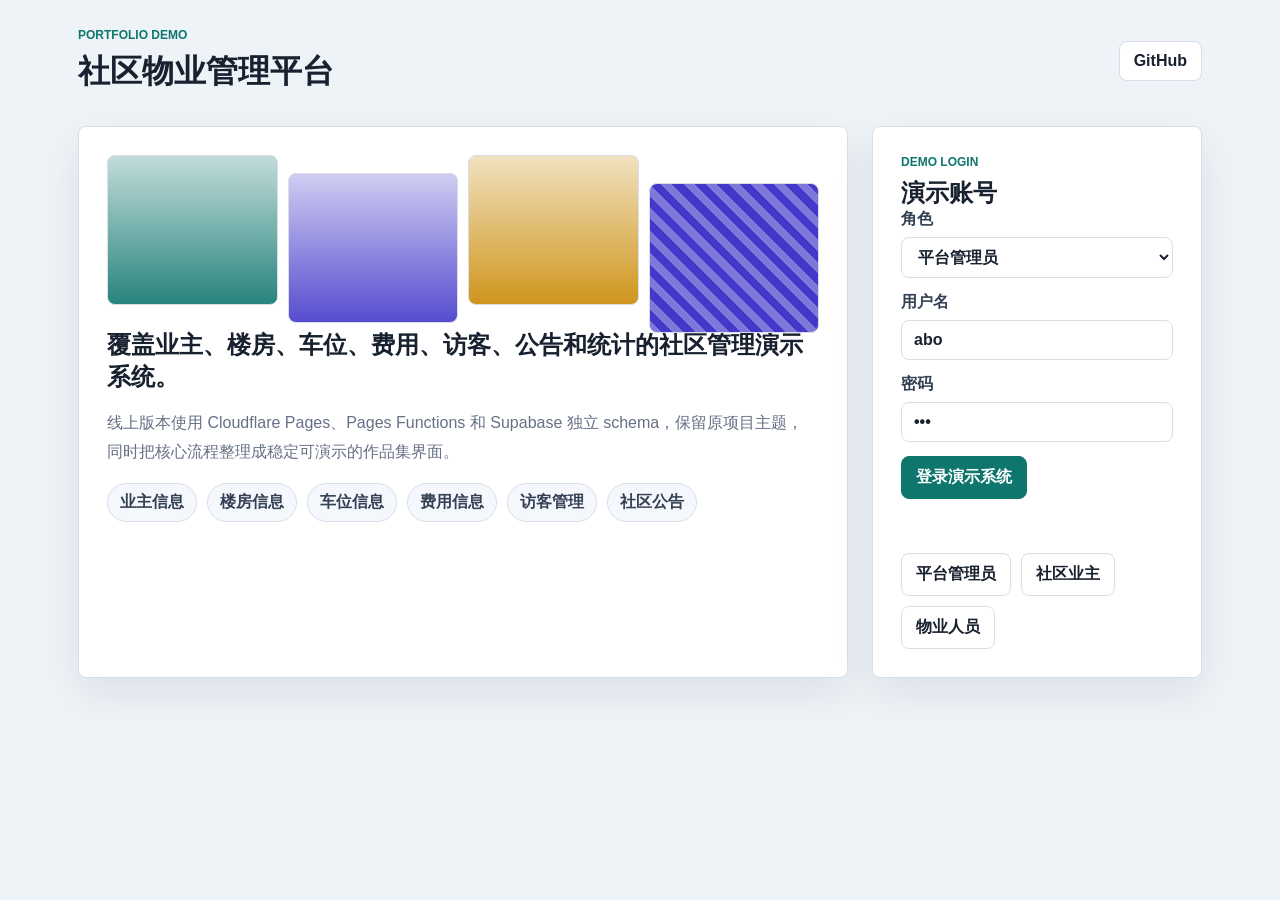
<file: site/index.html>
<!doctype html>
<html lang="zh-CN">
<head>
  <meta charset="utf-8" />
  <meta name="viewport" content="width=device-width, initial-scale=1" />
  <title>社区物业管理平台</title>
  <link rel="stylesheet" href="./styles.css" />
</head>
<body>
  <div id="publicView" class="shell">
    <header class="topbar">
      <div>
        <p class="eyebrow">Portfolio Demo</p>
        <h1>社区物业管理平台</h1>
      </div>
      <a class="ghost-link" href="https://github.com/Nemo-netone/ot-shequguanli" target="_blank" rel="noreferrer">GitHub</a>
    </header>

    <main class="landing">
      <section class="intro-panel">
        <div class="visual-board" aria-hidden="true">
          <span></span><span></span><span></span><span></span>
        </div>
        <h2>覆盖业主、楼房、车位、费用、访客、公告和统计的社区管理演示系统。</h2>
        <p>线上版本使用 Cloudflare Pages、Pages Functions 和 Supabase 独立 schema，保留原项目主题，同时把核心流程整理成稳定可演示的作品集界面。</p>
        <div class="module-pills" id="modulePills"></div>
      </section>

      <section class="login-panel" id="login">
        <div class="panel-heading">
          <p class="eyebrow">Demo Login</p>
          <h2>演示账号</h2>
        </div>
        <form id="loginForm">
          <label>角色
            <select id="role"></select>
          </label>
          <label>用户名
            <input id="username" autocomplete="username" required />
          </label>
          <label>密码
            <input id="password" type="password" autocomplete="current-password" required />
          </label>
          <button class="primary-button" type="submit">登录演示系统</button>
          <p class="form-message" id="loginMessage"></p>
        </form>
        <div class="quick-logins" id="quickLogins"></div>
      </section>
    </main>
  </div>

  <div id="appView" class="app" hidden>
    <aside class="sidebar">
      <div class="brand-block">
        <p class="eyebrow">Workspace</p>
        <h2>社区物业管理平台</h2>
        <span id="roleText"></span>
      </div>
      <nav id="moduleNav"></nav>
      <button id="logoutButton" class="secondary-button" type="button">退出登录</button>
    </aside>

    <main class="workspace">
      <header class="workspace-header">
        <div>
          <p class="eyebrow">Main Branch Demo</p>
          <h1 id="pageTitle">工作台</h1>
        </div>
        <div class="toolbar">
          <input id="searchInput" placeholder="搜索当前模块" />
          <button id="refreshButton" type="button">刷新</button>
          <button id="addButton" class="primary-button" type="button">新增</button>
        </div>
      </header>

      <section id="dashboard" class="dashboard"></section>
      <section id="modulePanel" class="module-panel" hidden>
        <div class="module-heading">
          <div>
            <h2 id="moduleTitle"></h2>
            <p id="moduleSummary"></p>
          </div>
          <span id="recordCount"></span>
        </div>
        <div class="table-wrap">
          <table>
            <thead id="tableHead"></thead>
            <tbody id="tableBody"></tbody>
          </table>
        </div>
      </section>
    </main>
  </div>

  <dialog id="editDialog">
    <form id="editForm" method="dialog">
      <div class="dialog-head">
        <h2 id="dialogTitle">编辑</h2>
        <button id="closeDialogButton" type="button" aria-label="关闭">×</button>
      </div>
      <div class="form-grid" id="formFields"></div>
      <div class="dialog-actions">
        <button id="cancelEditButton" type="button">取消</button>
        <button class="primary-button" type="submit">保存</button>
      </div>
    </form>
  </dialog>

  <script src="./config.js"></script>
  <script src="./app.js"></script>
</body>
</html>
</file>
<file: site/styles.css>
* {
  box-sizing: border-box;
}

:root {
  --primary: #0f766e;
  --secondary: #4338ca;
  --accent: #ca8a04;
  --ink: #18212f;
  --muted: #667085;
  --line: #d8dee8;
  --surface: #ffffff;
  --soft: #f4f7fb;
  font-family: Inter, "Microsoft YaHei", "PingFang SC", Arial, sans-serif;
}

body {
  margin: 0;
  min-height: 100vh;
  color: var(--ink);
  background: #eef3f8;
}

[hidden] {
  display: none !important;
}

button,
input,
select,
textarea {
  font: inherit;
}

button {
  cursor: pointer;
}

.shell {
  max-width: 1180px;
  margin: 0 auto;
  padding: 28px;
}

.topbar,
.workspace-header,
.module-heading,
.dialog-head {
  display: flex;
  align-items: center;
  justify-content: space-between;
  gap: 16px;
}

.topbar h1,
.workspace-header h1,
.brand-block h2,
.panel-heading h2,
.intro-panel h2 {
  margin: 0;
  letter-spacing: 0;
}

.eyebrow {
  margin: 0 0 8px;
  color: var(--primary);
  font-size: 12px;
  font-weight: 800;
  text-transform: uppercase;
}

.ghost-link,
button,
.primary-button,
.secondary-button {
  border: 1px solid var(--line);
  border-radius: 8px;
  padding: 10px 14px;
  background: #fff;
  color: var(--ink);
  text-decoration: none;
  font-weight: 700;
}

.primary-button {
  border-color: var(--primary);
  background: var(--primary);
  color: #fff;
}

.secondary-button {
  width: 100%;
}

.landing {
  display: grid;
  grid-template-columns: minmax(0, 1.4fr) minmax(320px, 0.6fr);
  gap: 24px;
  align-items: stretch;
  margin-top: 32px;
}

.intro-panel,
.login-panel,
.module-panel,
.flow-card,
.stat-card,
dialog {
  border: 1px solid var(--line);
  border-radius: 8px;
  background: var(--surface);
  box-shadow: 0 16px 40px rgba(16, 24, 40, 0.08);
}

.intro-panel,
.login-panel {
  padding: 28px;
}

.intro-panel p {
  max-width: 760px;
  color: var(--muted);
  line-height: 1.8;
}

.visual-board {
  display: grid;
  grid-template-columns: repeat(4, minmax(0, 1fr));
  gap: 10px;
  min-height: 150px;
  margin-bottom: 24px;
}

.visual-board span {
  border-radius: 8px;
  border: 1px solid var(--line);
  background:
    linear-gradient(180deg, rgba(255,255,255,0.75), rgba(255,255,255,0.1)),
    var(--primary);
}

.visual-board span:nth-child(2) {
  background:
    linear-gradient(180deg, rgba(255,255,255,0.75), rgba(255,255,255,0.1)),
    var(--secondary);
  transform: translateY(18px);
}

.visual-board span:nth-child(3) {
  background:
    linear-gradient(180deg, rgba(255,255,255,0.75), rgba(255,255,255,0.1)),
    var(--accent);
}

.visual-board span:nth-child(4) {
  background:
    repeating-linear-gradient(45deg, rgba(255,255,255,0.32) 0 8px, transparent 8px 16px),
    var(--secondary);
  transform: translateY(28px);
}

.module-pills,
.quick-logins,
.toolbar,
.actions {
  display: flex;
  flex-wrap: wrap;
  gap: 10px;
}

.module-pills span {
  border: 1px solid var(--line);
  border-radius: 999px;
  padding: 8px 12px;
  background: var(--soft);
  color: #344054;
  font-weight: 700;
}

form label {
  display: grid;
  gap: 7px;
  margin-bottom: 14px;
  color: #344054;
  font-weight: 700;
}

input,
select,
textarea {
  width: 100%;
  border: 1px solid var(--line);
  border-radius: 8px;
  padding: 10px 12px;
  background: #fff;
  color: var(--ink);
}

textarea {
  min-height: 96px;
  resize: vertical;
}

.form-message {
  min-height: 22px;
  color: #b42318;
}

.app {
  display: grid;
  grid-template-columns: 280px minmax(0, 1fr);
  min-height: 100vh;
}

.sidebar {
  display: flex;
  flex-direction: column;
  gap: 18px;
  padding: 22px;
  border-right: 1px solid var(--line);
  background: #fff;
}

.brand-block {
  border-bottom: 1px solid var(--line);
  padding-bottom: 18px;
}

.brand-block span {
  display: block;
  margin-top: 10px;
  color: var(--muted);
}

nav {
  display: grid;
  gap: 8px;
  overflow: auto;
}

nav button {
  display: grid;
  gap: 4px;
  text-align: left;
}

nav button.active {
  border-color: var(--primary);
  background: color-mix(in srgb, var(--primary) 9%, white);
  color: var(--primary);
}

nav small {
  color: var(--muted);
}

.workspace {
  min-width: 0;
  padding: 24px;
}

.workspace-header {
  margin-bottom: 22px;
}

.toolbar input {
  width: 220px;
}

.dashboard {
  display: grid;
  gap: 18px;
}

.stats {
  display: grid;
  grid-template-columns: repeat(4, minmax(0, 1fr));
  gap: 14px;
}

.stat-card {
  padding: 18px;
}

.stat-card strong {
  display: block;
  font-size: 32px;
  color: var(--primary);
}

.stat-card span {
  color: var(--muted);
  font-weight: 700;
}

.flow-card,
.module-panel {
  padding: 20px;
}

.flow-grid {
  display: grid;
  grid-template-columns: repeat(3, minmax(0, 1fr));
  gap: 14px;
}

.flow-item {
  border: 1px solid var(--line);
  border-radius: 8px;
  padding: 14px;
  background: var(--soft);
}

.flow-item strong,
.flow-item span {
  display: block;
}

.flow-item span {
  margin-top: 6px;
  color: var(--muted);
}

.table-wrap {
  overflow: auto;
  border: 1px solid var(--line);
  border-radius: 8px;
}

table {
  width: 100%;
  border-collapse: collapse;
  min-width: 760px;
}

th,
td {
  border-bottom: 1px solid var(--line);
  padding: 12px;
  text-align: left;
  vertical-align: top;
}

th {
  background: var(--soft);
  font-size: 13px;
}

td {
  color: #344054;
}

dialog {
  width: min(760px, calc(100vw - 28px));
  border: 1px solid var(--line);
  padding: 0;
}

dialog::backdrop {
  background: rgba(15, 23, 42, 0.42);
}

dialog form {
  padding: 20px;
}

.dialog-head {
  margin-bottom: 16px;
}

.dialog-head button {
  width: 38px;
  height: 38px;
  padding: 0;
}

.form-grid {
  display: grid;
  grid-template-columns: repeat(2, minmax(0, 1fr));
  gap: 14px;
}

.form-grid .full {
  grid-column: 1 / -1;
}

.dialog-actions {
  display: flex;
  justify-content: flex-end;
  gap: 10px;
  margin-top: 18px;
}

@media (max-width: 860px) {
  .shell {
    padding: 18px;
  }

  .landing,
  .app,
  .stats,
  .flow-grid {
    grid-template-columns: 1fr;
  }

  .sidebar {
    border-right: 0;
    border-bottom: 1px solid var(--line);
  }

  .workspace {
    padding: 18px;
  }

  .workspace-header,
  .topbar {
    align-items: flex-start;
    flex-direction: column;
  }

  .toolbar input {
    width: 100%;
  }

  .form-grid {
    grid-template-columns: 1fr;
  }
}
</file>
